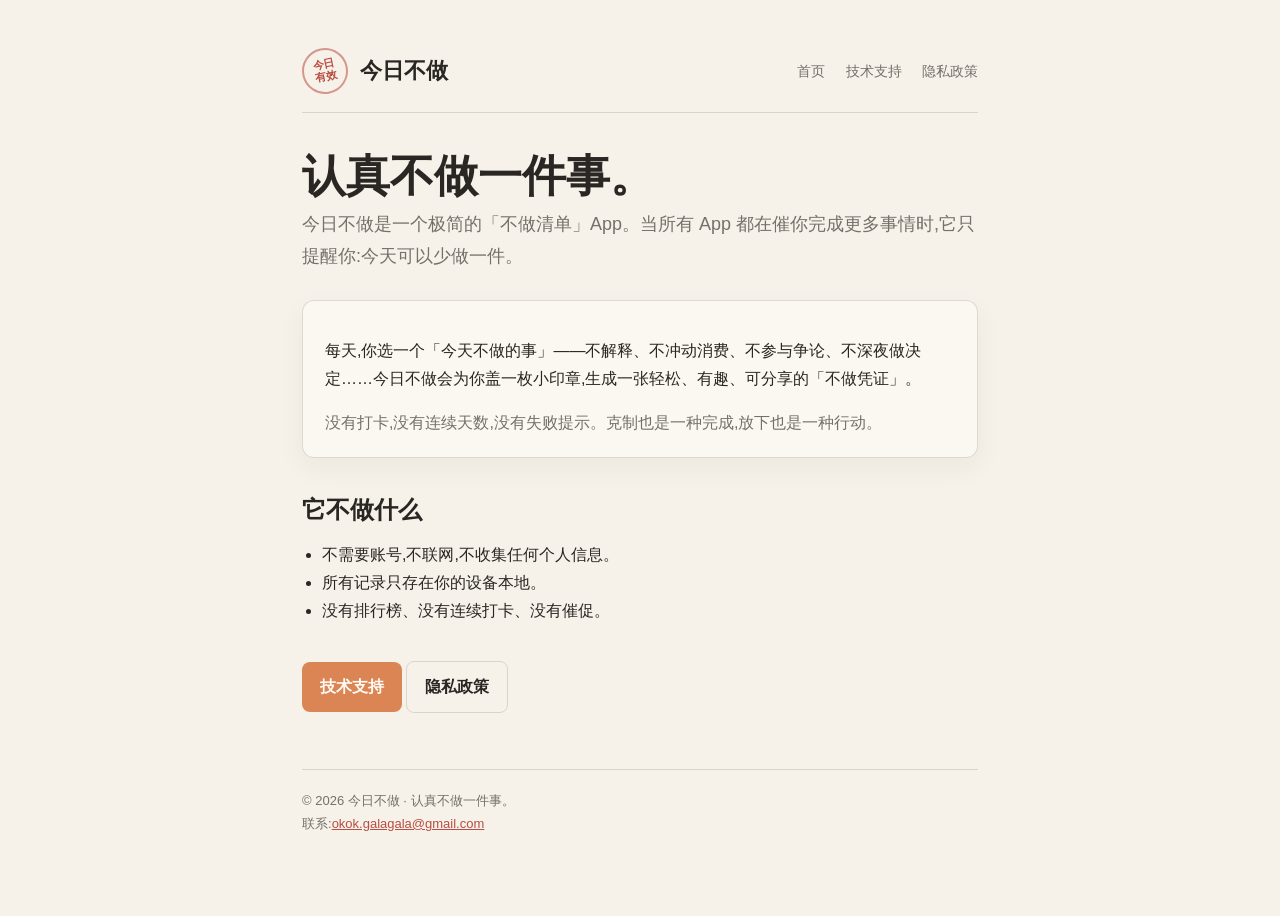
<file: index.html>
<!doctype html>
<html lang="zh-CN">
<head>
<meta charset="utf-8">
<meta name="viewport" content="width=device-width,initial-scale=1">
<title>今日不做 · 认真不做一件事</title>
<meta name="description" content="今日不做是一个极简的「不做清单」App。每天只帮你认真不做一件事,并生成一张轻松、有趣、可分享的「不做凭证」。">
<link rel="stylesheet" href="style.css">
</head>
<body>
<div class="wrap">
  <header class="site">
    <div class="brand">
      <div class="seal">今日<br>有效</div>
      <b>今日不做</b>
    </div>
    <nav>
      <a href="index.html">首页</a>
      <a href="support.html">技术支持</a>
      <a href="privacy.html">隐私政策</a>
    </nav>
  </header>

  <h1>认真不做一件事。</h1>
  <p class="lead">今日不做是一个极简的「不做清单」App。当所有 App 都在催你完成更多事情时,它只提醒你:今天可以少做一件。</p>

  <div class="card">
    <p>每天,你选一个「今天不做的事」——不解释、不冲动消费、不参与争论、不深夜做决定……今日不做会为你盖一枚小印章,生成一张轻松、有趣、可分享的「不做凭证」。</p>
    <p class="muted" style="margin-bottom:0">没有打卡,没有连续天数,没有失败提示。克制也是一种完成,放下也是一种行动。</p>
  </div>

  <h2>它不做什么</h2>
  <ul>
    <li>不需要账号,不联网,不收集任何个人信息。</li>
    <li>所有记录只存在你的设备本地。</li>
    <li>没有排行榜、没有连续打卡、没有催促。</li>
  </ul>

  <p style="margin-top:28px">
    <a class="btn" href="support.html">技术支持</a>
    <a class="btn ghost" href="privacy.html">隐私政策</a>
  </p>

  <footer class="site">
    © 2026 今日不做 · 认真不做一件事。<br>
    联系:<a href="mailto:okok.galagala@gmail.com">okok.galagala@gmail.com</a>
  </footer>
</div>
</body>
</html>
</file>
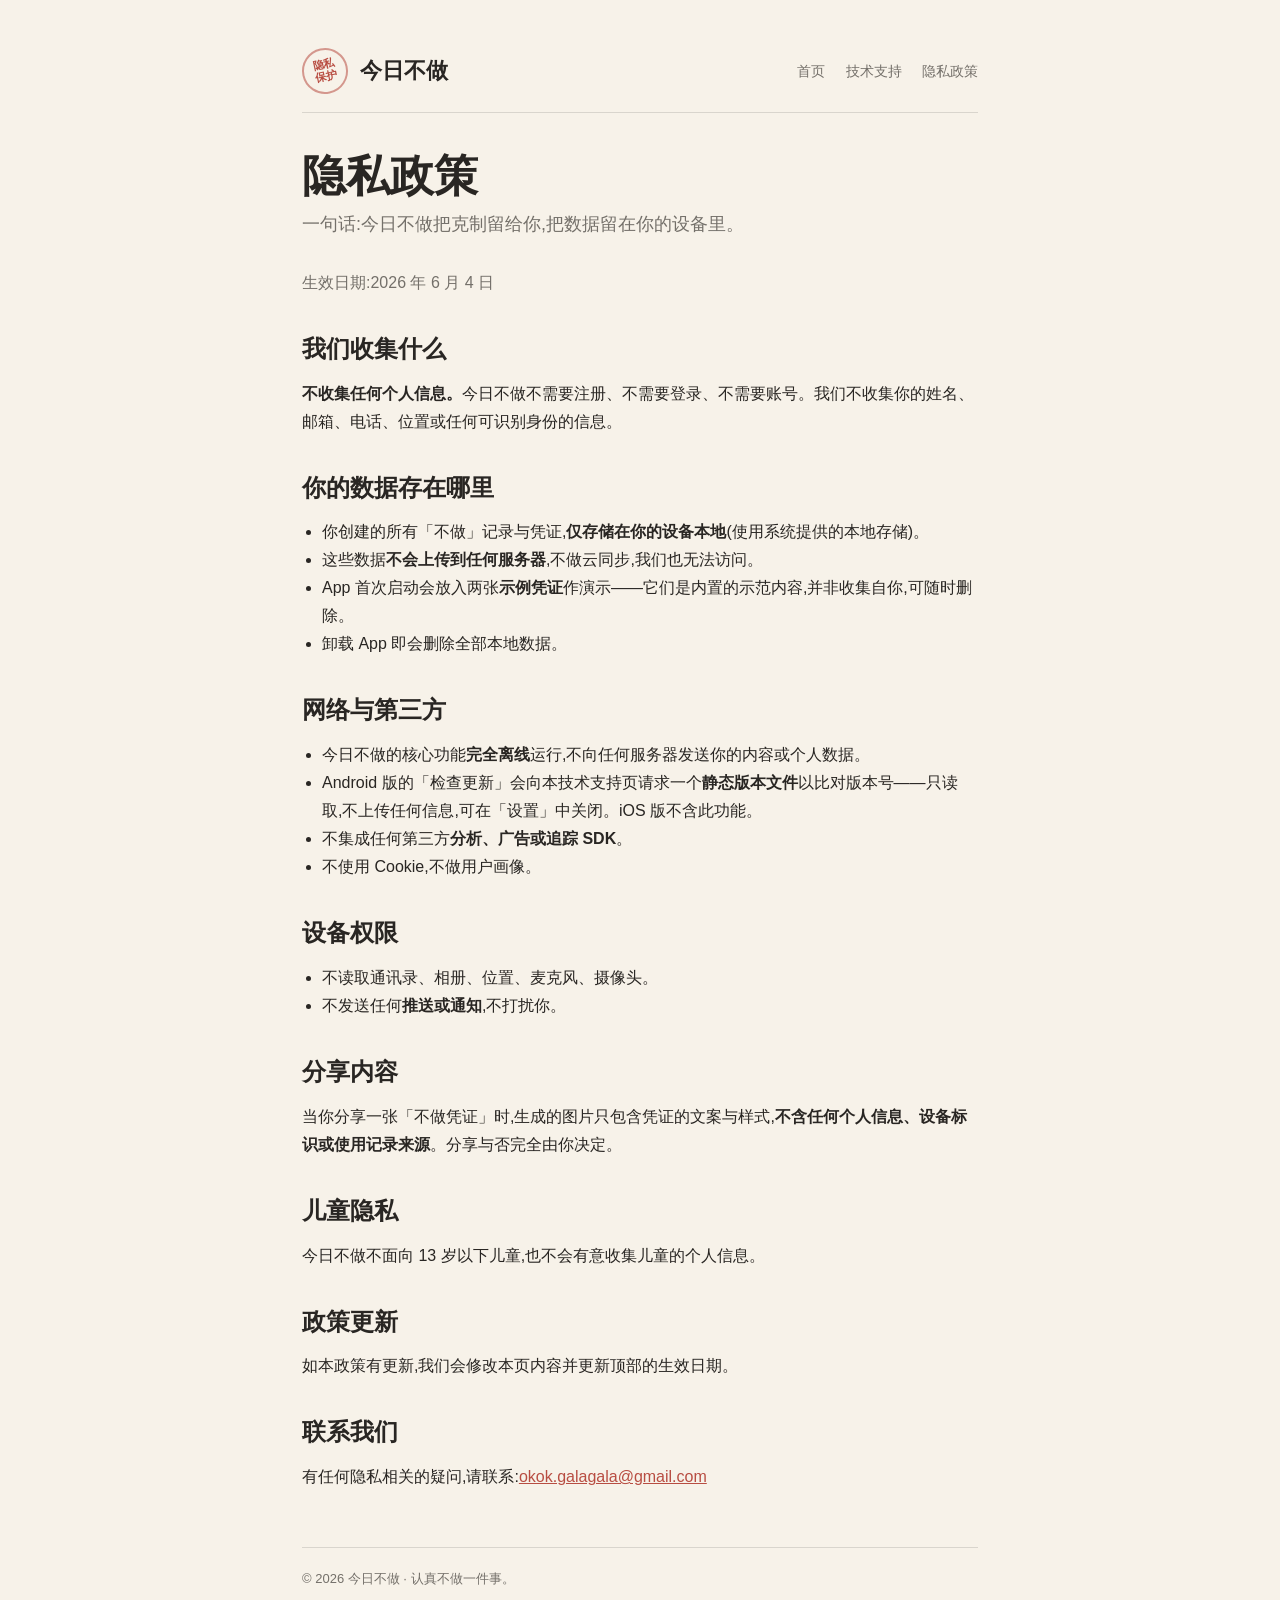
<file: privacy.html>
<!doctype html>
<html lang="zh-CN">
<head>
<meta charset="utf-8">
<meta name="viewport" content="width=device-width,initial-scale=1">
<title>隐私政策 · 今日不做</title>
<meta name="description" content="今日不做隐私政策:不需要账号,不收集个人信息,所有数据仅存储在设备本地。">
<link rel="stylesheet" href="style.css">
</head>
<body>
<div class="wrap">
  <header class="site">
    <div class="brand">
      <div class="seal">隐私<br>保护</div>
      <b>今日不做</b>
    </div>
    <nav>
      <a href="index.html">首页</a>
      <a href="support.html">技术支持</a>
      <a href="privacy.html">隐私政策</a>
    </nav>
  </header>

  <h1>隐私政策</h1>
  <p class="lead">一句话:今日不做把克制留给你,把数据留在你的设备里。</p>
  <p class="muted">生效日期:2026 年 6 月 4 日</p>

  <h2>我们收集什么</h2>
  <p><b>不收集任何个人信息。</b>今日不做不需要注册、不需要登录、不需要账号。我们不收集你的姓名、邮箱、电话、位置或任何可识别身份的信息。</p>

  <h2>你的数据存在哪里</h2>
  <ul>
    <li>你创建的所有「不做」记录与凭证,<b>仅存储在你的设备本地</b>(使用系统提供的本地存储)。</li>
    <li>这些数据<b>不会上传到任何服务器</b>,不做云同步,我们也无法访问。</li>
    <li>App 首次启动会放入两张<b>示例凭证</b>作演示——它们是内置的示范内容,并非收集自你,可随时删除。</li>
    <li>卸载 App 即会删除全部本地数据。</li>
  </ul>

  <h2>网络与第三方</h2>
  <ul>
    <li>今日不做的核心功能<b>完全离线</b>运行,不向任何服务器发送你的内容或个人数据。</li>
    <li>Android 版的「检查更新」会向本技术支持页请求一个<b>静态版本文件</b>以比对版本号——只读取,不上传任何信息,可在「设置」中关闭。iOS 版不含此功能。</li>
    <li>不集成任何第三方<b>分析、广告或追踪 SDK</b>。</li>
    <li>不使用 Cookie,不做用户画像。</li>
  </ul>

  <h2>设备权限</h2>
  <ul>
    <li>不读取通讯录、相册、位置、麦克风、摄像头。</li>
    <li>不发送任何<b>推送或通知</b>,不打扰你。</li>
  </ul>

  <h2>分享内容</h2>
  <p>当你分享一张「不做凭证」时,生成的图片只包含凭证的文案与样式,<b>不含任何个人信息、设备标识或使用记录来源</b>。分享与否完全由你决定。</p>

  <h2>儿童隐私</h2>
  <p>今日不做不面向 13 岁以下儿童,也不会有意收集儿童的个人信息。</p>

  <h2>政策更新</h2>
  <p>如本政策有更新,我们会修改本页内容并更新顶部的生效日期。</p>

  <h2>联系我们</h2>
  <p>有任何隐私相关的疑问,请联系:<a href="mailto:okok.galagala@gmail.com">okok.galagala@gmail.com</a></p>

  <footer class="site">
    © 2026 今日不做 · 认真不做一件事。
  </footer>
</div>
</body>
</html>
</file>
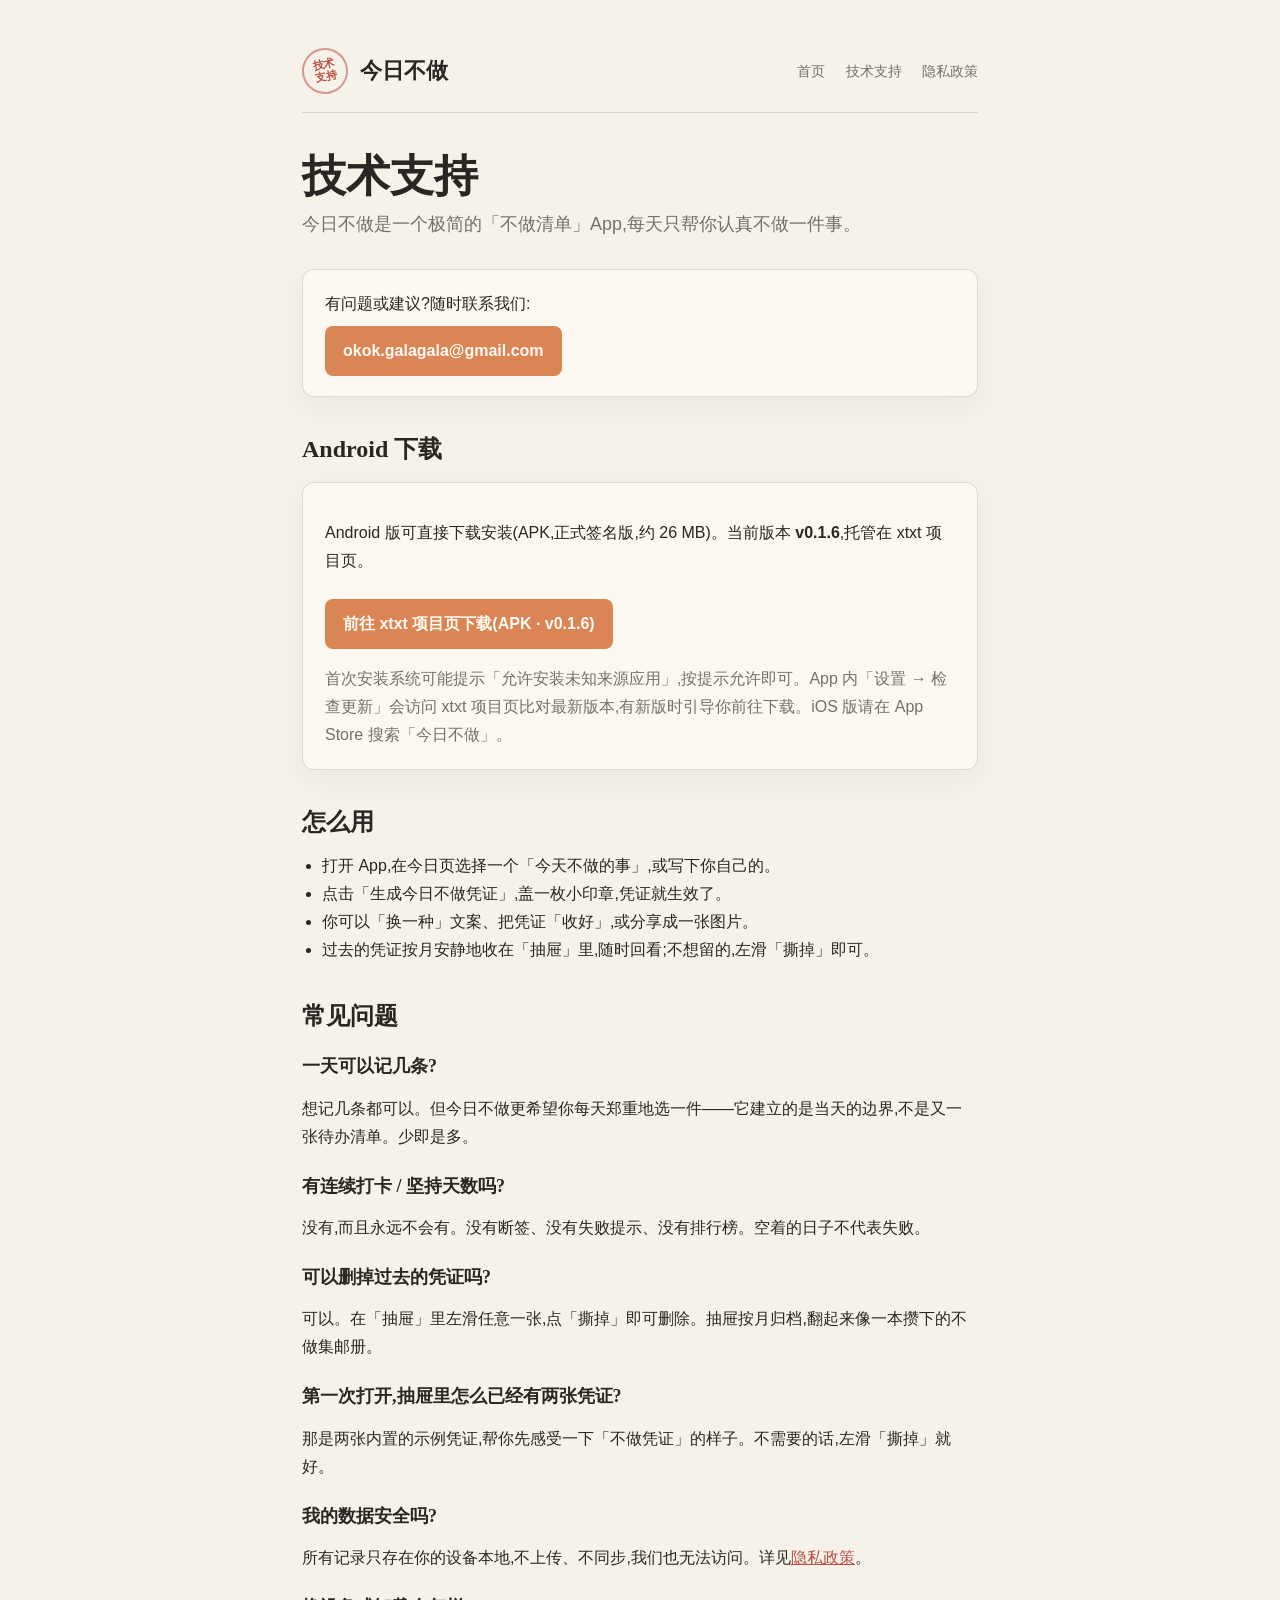
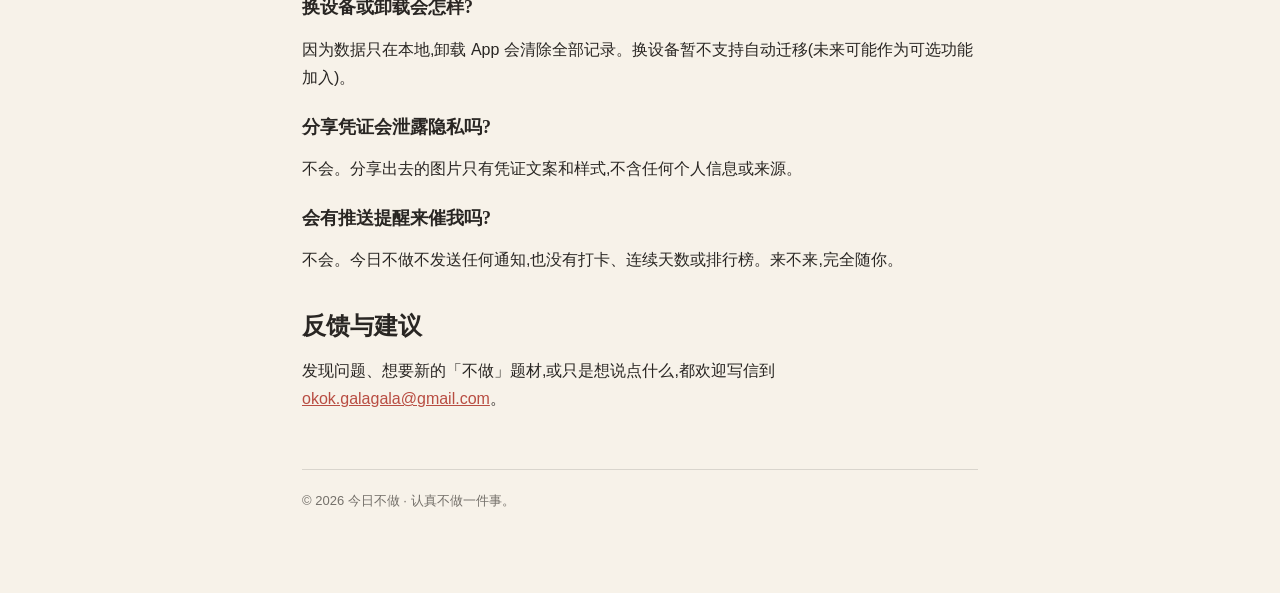
<file: support.html>
<!doctype html>
<html lang="zh-CN">
<head>
<meta charset="utf-8">
<meta name="viewport" content="width=device-width,initial-scale=1">
<title>技术支持 · 今日不做</title>
<meta name="description" content="今日不做技术支持:使用说明、常见问题与联系方式。">
<link rel="stylesheet" href="style.css">
</head>
<body>
<div class="wrap">
  <header class="site">
    <div class="brand">
      <div class="seal">技术<br>支持</div>
      <b>今日不做</b>
    </div>
    <nav>
      <a href="index.html">首页</a>
      <a href="support.html">技术支持</a>
      <a href="privacy.html">隐私政策</a>
    </nav>
  </header>

  <h1>技术支持</h1>
  <p class="lead">今日不做是一个极简的「不做清单」App,每天只帮你认真不做一件事。</p>

  <div class="card">
    <p style="margin:0">有问题或建议?随时联系我们:<br>
    <a class="btn" href="mailto:okok.galagala@gmail.com">okok.galagala@gmail.com</a></p>
  </div>

  <h2 id="android">Android 下载</h2>
  <div class="card">
    <p>Android 版可直接下载安装(APK,正式签名版,约 26&nbsp;MB)。当前版本 <b>v0.1.6</b>,托管在 xtxt 项目页。</p>
    <p style="margin-bottom:0">
      <a class="btn" href="https://xtxt.top/projects/notodo">前往 xtxt 项目页下载(APK · v0.1.6)</a>
    </p>
    <p class="muted" style="margin-bottom:0">首次安装系统可能提示「允许安装未知来源应用」,按提示允许即可。App 内「设置 → 检查更新」会访问 xtxt 项目页比对最新版本,有新版时引导你前往下载。iOS 版请在 App Store 搜索「今日不做」。</p>
  </div>

  <h2>怎么用</h2>
  <ul>
    <li>打开 App,在今日页选择一个「今天不做的事」,或写下你自己的。</li>
    <li>点击「生成今日不做凭证」,盖一枚小印章,凭证就生效了。</li>
    <li>你可以「换一种」文案、把凭证「收好」,或分享成一张图片。</li>
    <li>过去的凭证按月安静地收在「抽屉」里,随时回看;不想留的,左滑「撕掉」即可。</li>
  </ul>

  <h2>常见问题</h2>

  <h3>一天可以记几条?</h3>
  <p>想记几条都可以。但今日不做更希望你每天郑重地选一件——它建立的是当天的边界,不是又一张待办清单。少即是多。</p>

  <h3>有连续打卡 / 坚持天数吗?</h3>
  <p>没有,而且永远不会有。没有断签、没有失败提示、没有排行榜。空着的日子不代表失败。</p>

  <h3>可以删掉过去的凭证吗?</h3>
  <p>可以。在「抽屉」里左滑任意一张,点「撕掉」即可删除。抽屉按月归档,翻起来像一本攒下的不做集邮册。</p>

  <h3>第一次打开,抽屉里怎么已经有两张凭证?</h3>
  <p>那是两张内置的示例凭证,帮你先感受一下「不做凭证」的样子。不需要的话,左滑「撕掉」就好。</p>

  <h3>我的数据安全吗?</h3>
  <p>所有记录只存在你的设备本地,不上传、不同步,我们也无法访问。详见<a href="privacy.html">隐私政策</a>。</p>

  <h3>换设备或卸载会怎样?</h3>
  <p>因为数据只在本地,卸载 App 会清除全部记录。换设备暂不支持自动迁移(未来可能作为可选功能加入)。</p>

  <h3>分享凭证会泄露隐私吗?</h3>
  <p>不会。分享出去的图片只有凭证文案和样式,不含任何个人信息或来源。</p>

  <h3>会有推送提醒来催我吗?</h3>
  <p>不会。今日不做不发送任何通知,也没有打卡、连续天数或排行榜。来不来,完全随你。</p>

  <h2>反馈与建议</h2>
  <p>发现问题、想要新的「不做」题材,或只是想说点什么,都欢迎写信到
  <a href="mailto:okok.galagala@gmail.com">okok.galagala@gmail.com</a>。</p>

  <footer class="site">
    © 2026 今日不做 · 认真不做一件事。
  </footer>
</div>
</body>
</html>
</file>
<file: style.css>
:root{
  --paper:#f7f2e9; --paper-soft:#fbf8f1; --ink:#292623; --muted:#74706a;
  --mist:#ccccc7; --accent:#db8554; --stamp:#b84d42; --hairline:rgba(41,38,35,.14);
  --serif:"Songti SC","Noto Serif CJK SC","Source Han Serif SC",Georgia,serif;
  --sans:-apple-system,BlinkMacSystemFont,"PingFang SC","Hiragino Sans GB","Microsoft YaHei",sans-serif;
}
*{box-sizing:border-box}
html{scroll-behavior:smooth}
body{
  margin:0;color:var(--ink);background:var(--paper);
  font-family:var(--sans);line-height:1.75;
}
.wrap{max-width:720px;margin:0 auto;padding:48px 22px 80px}
header.site{display:flex;align-items:center;justify-content:space-between;gap:16px;margin-bottom:40px;padding-bottom:18px;border-bottom:1px solid var(--hairline)}
.brand{display:flex;align-items:center;gap:12px}
.seal{flex:0 0 auto;width:46px;height:46px;display:grid;place-items:center;border:2px solid rgba(184,77,66,.55);border-radius:50%;color:var(--stamp);font:700 11px/1.05 var(--serif);text-align:center;transform:rotate(-12deg)}
.brand b{font:600 22px/1 var(--serif)}
nav a{color:var(--muted);text-decoration:none;font-size:14px;margin-left:16px}
nav a:hover{color:var(--ink)}
h1{font:600 clamp(30px,5vw,44px)/1.1 var(--serif);margin:0 0 8px}
.lead{color:var(--muted);font-size:18px;margin:0 0 28px}
h2{font:600 24px/1.2 var(--serif);margin:38px 0 10px}
h3{font:600 18px/1.3 var(--serif);margin:24px 0 6px}
p,li{font-size:16px}
.card{background:var(--paper-soft);border:1px solid var(--hairline);border-radius:12px;padding:20px 22px;margin:18px 0;box-shadow:0 10px 28px rgba(41,38,35,.05)}
.muted{color:var(--muted)}
.btn{display:inline-block;margin-top:8px;padding:11px 18px;border-radius:8px;background:var(--accent);color:#fffaf4;text-decoration:none;font-weight:600}
.btn.ghost{background:transparent;color:var(--ink);border:1px solid var(--hairline)}
a{color:var(--stamp)}
footer.site{margin-top:56px;padding-top:20px;border-top:1px solid var(--hairline);color:var(--muted);font-size:13px}
code{background:rgba(41,38,35,.06);padding:1px 6px;border-radius:4px;font-size:14px}
ul{padding-left:20px}
</file>
